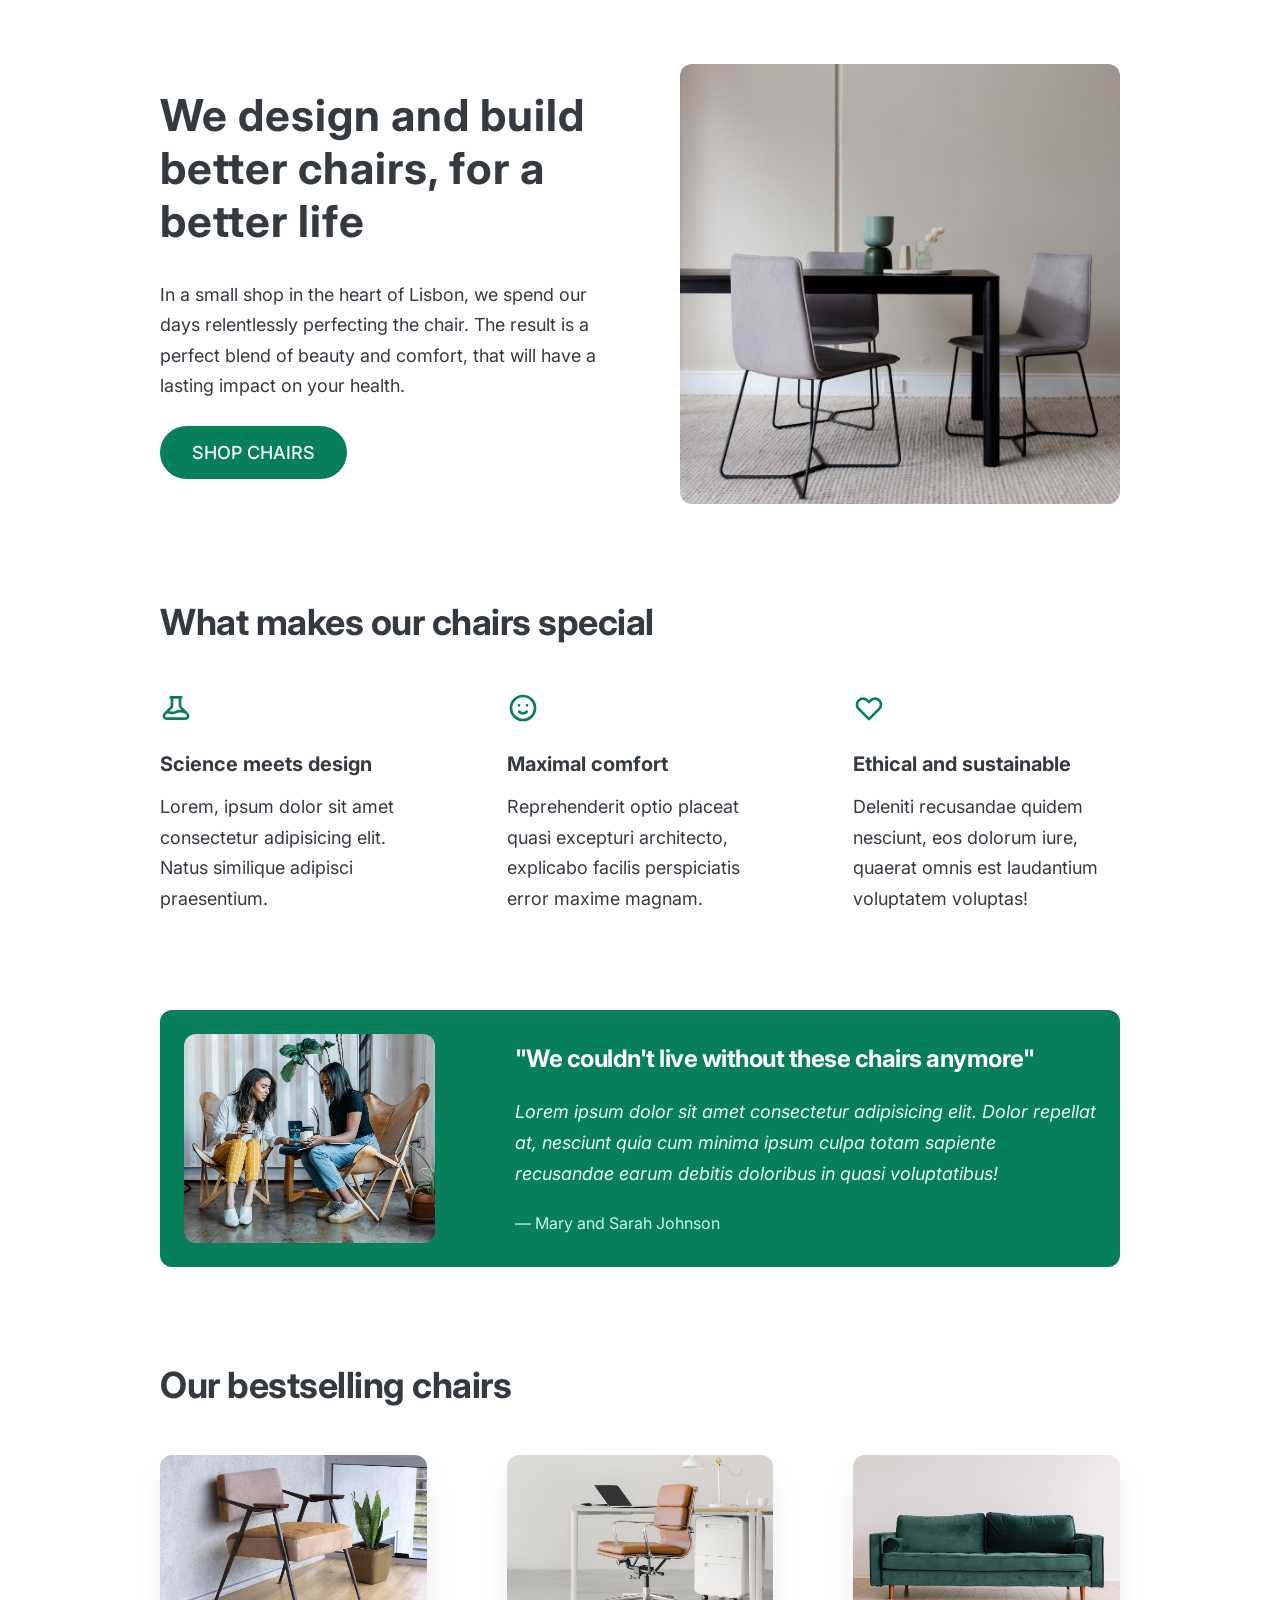
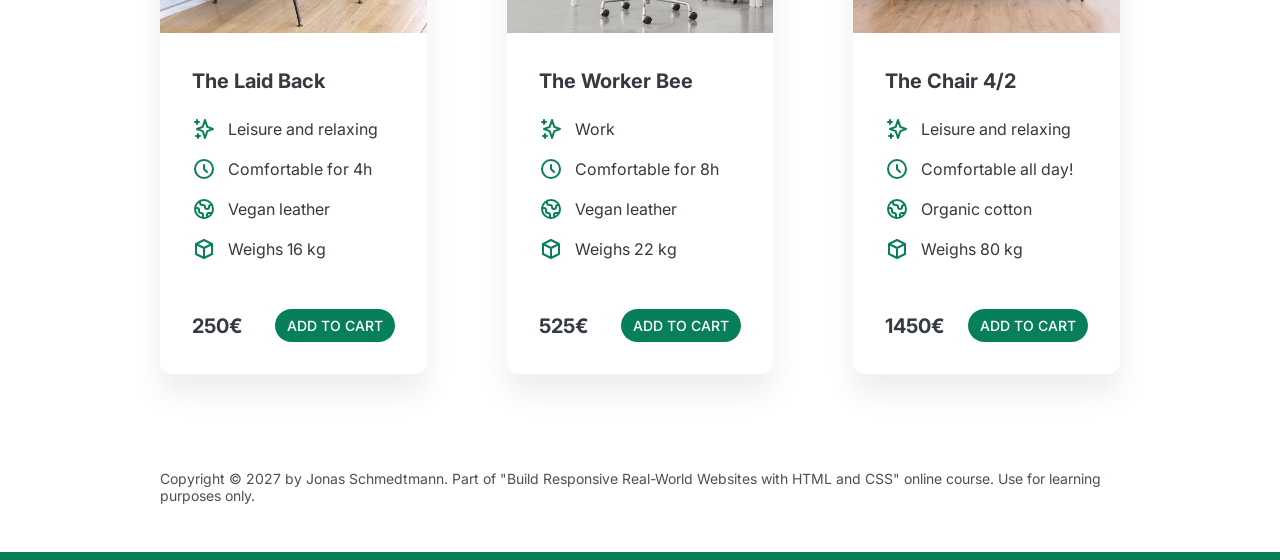
<file: index.html>
<!DOCTYPE html>
<html lang="en">
  <head>
    <meta charset="UTF-8" />
    <meta http-equiv="X-UA-Compatible" content="IE=edge" />
    <meta name="viewport" content="width=device-width, initial-scale=1.0" />
    <title>Lisbon Chair Shop</title>
    <link rel="preconnect" href="https://fonts.googleapis.com" />
    <link rel="preconnect" href="https://fonts.gstatic.com" crossorigin />
    <link
      href="https://fonts.googleapis.com/css2?family=Inter:wght@400;500;600;700;800;900&display=swap"
      rel="stylesheet"
    />
    <link rel="stylesheet" href="style.css" />
  </head>
  <body>
    <div class="container">
      <header>
        <div class="header-text-box">
          <h1>We design and build better chairs, for a better life</h1>
          <p class="header-text">
            In a small shop in the heart of Lisbon, we spend our days
            relentlessly perfecting the chair. The result is a perfect blend of
            beauty and comfort, that will have a lasting impact on your health.
          </p>
          <a class="btn btn--big" href="#">Shop chairs</a>
        </div>
        <img src="hero.jpg" alt="Photo" />
      </header>

      <section>
        <h2>What makes our chairs special</h2>
        <div class="grid-3-cols">
          <div>
            <svg
              xmlns="http://www.w3.org/2000/svg"
              class="features-icon"
              fill="none"
              viewBox="0 0 24 24"
              stroke="currentColor"
              stroke-width="2"
            >
              <path
                stroke-linecap="round"
                stroke-linejoin="round"
                d="M19.428 15.428a2 2 0 00-1.022-.547l-2.387-.477a6 6 0 00-3.86.517l-.318.158a6 6 0 01-3.86.517L6.05 15.21a2 2 0 00-1.806.547M8 4h8l-1 1v5.172a2 2 0 00.586 1.414l5 5c1.26 1.26.367 3.414-1.415 3.414H4.828c-1.782 0-2.674-2.154-1.414-3.414l5-5A2 2 0 009 10.172V5L8 4z"
              />
            </svg>
            <p class="features-title"><strong>Science meets design</strong></p>
            <p class="features-text">
              Lorem, ipsum dolor sit amet consectetur adipisicing elit. Natus
              similique adipisci praesentium.
            </p>
          </div>

          <div>
            <svg
              xmlns="http://www.w3.org/2000/svg"
              class="features-icon"
              fill="none"
              viewBox="0 0 24 24"
              stroke="currentColor"
              stroke-width="2"
            >
              <path
                stroke-linecap="round"
                stroke-linejoin="round"
                d="M14.828 14.828a4 4 0 01-5.656 0M9 10h.01M15 10h.01M21 12a9 9 0 11-18 0 9 9 0 0118 0z"
              />
            </svg>
            <p class="features-title">
              <strong>Maximal comfort</strong>
            </p>
            <p class="features-text">
              Reprehenderit optio placeat quasi excepturi architecto, explicabo
              facilis perspiciatis error maxime magnam.
            </p>
          </div>

          <div>
            <svg
              xmlns="http://www.w3.org/2000/svg"
              class="features-icon"
              fill="none"
              viewBox="0 0 24 24"
              stroke="currentColor"
              stroke-width="2"
            >
              <path
                stroke-linecap="round"
                stroke-linejoin="round"
                d="M4.318 6.318a4.5 4.5 0 000 6.364L12 20.364l7.682-7.682a4.5 4.5 0 00-6.364-6.364L12 7.636l-1.318-1.318a4.5 4.5 0 00-6.364 0z"
              />
            </svg>
            <p class="features-title">
              <strong>Ethical and sustainable</strong>
            </p>
            <p class="features-text">
              Deleniti recusandae quidem nesciunt, eos dolorum iure, quaerat
              omnis est laudantium voluptatem voluptas!
            </p>
          </div>
        </div>
      </section>

      <section class="testimonial-section">
        <div class="grid-3-cols">
          <img src="customers.jpg" alt="People sitting on chairs" />
          <div class="testimonial-box">
            <h2>"We couldn't live without these chairs anymore"</h2>
            <blockquote class="testimonial-text">
              Lorem ipsum dolor sit amet consectetur adipisicing elit. Dolor
              repellat at, nesciunt quia cum minima ipsum culpa totam sapiente
              recusandae earum debitis doloribus in quasi voluptatibus!
            </blockquote>
            <p class="testimonial-author">&mdash; Mary and Sarah Johnson</p>
          </div>
        </div>
      </section>

      <section>
        <h2>Our bestselling chairs</h2>
        <div class="grid-3-cols">
          <figure class="chair">
            <img src="chair-1.jpg" alt="Chair" />
            <div class="chair-box">
              <h3>The Laid Back</h3>
              <ul class="chair-details">
                <li>
                  <svg
                    xmlns="http://www.w3.org/2000/svg"
                    class="chair-icon"
                    fill="none"
                    viewBox="0 0 24 24"
                    stroke="currentColor"
                    stroke-width="2"
                  >
                    <path
                      stroke-linecap="round"
                      stroke-linejoin="round"
                      d="M5 3v4M3 5h4M6 17v4m-2-2h4m5-16l2.286 6.857L21 12l-5.714 2.143L13 21l-2.286-6.857L5 12l5.714-2.143L13 3z"
                    />
                  </svg>
                  <!-- Span is a generic INLINE text element, it doesn't have any meaning. It's like a div element, but inline -->
                  <span>Leisure and relaxing</span>
                </li>
                <li>
                  <svg
                    xmlns="http://www.w3.org/2000/svg"
                    class="chair-icon"
                    fill="none"
                    viewBox="0 0 24 24"
                    stroke="currentColor"
                    stroke-width="2"
                  >
                    <path
                      stroke-linecap="round"
                      stroke-linejoin="round"
                      d="M12 8v4l3 3m6-3a9 9 0 11-18 0 9 9 0 0118 0z"
                    />
                  </svg>
                  <span>Comfortable for 4h</span>
                </li>
                <li>
                  <svg
                    xmlns="http://www.w3.org/2000/svg"
                    class="chair-icon"
                    fill="none"
                    viewBox="0 0 24 24"
                    stroke="currentColor"
                    stroke-width="2"
                  >
                    <path
                      stroke-linecap="round"
                      stroke-linejoin="round"
                      d="M3.055 11H5a2 2 0 012 2v1a2 2 0 002 2 2 2 0 012 2v2.945M8 3.935V5.5A2.5 2.5 0 0010.5 8h.5a2 2 0 012 2 2 2 0 104 0 2 2 0 012-2h1.064M15 20.488V18a2 2 0 012-2h3.064M21 12a9 9 0 11-18 0 9 9 0 0118 0z"
                    />
                  </svg>
                  <span>Vegan leather</span>
                </li>
                <li>
                  <svg
                    xmlns="http://www.w3.org/2000/svg"
                    class="chair-icon"
                    fill="none"
                    viewBox="0 0 24 24"
                    stroke="currentColor"
                    stroke-width="2"
                  >
                    <path
                      stroke-linecap="round"
                      stroke-linejoin="round"
                      d="M20 7l-8-4-8 4m16 0l-8 4m8-4v10l-8 4m0-10L4 7m8 4v10M4 7v10l8 4"
                    />
                  </svg>
                  <span>Weighs 16 kg</span>
                </li>
              </ul>
              <div class="chair-price">
                <strong>250€</strong>
                <a href="#" class="btn btn--small">Add to cart</a>
              </div>
            </div>
          </figure>

          <figure class="chair">
            <img src="chair-2.jpg" alt="Chair" />
            <div class="chair-box">
              <h3>The Worker Bee</h3>
              <ul class="chair-details">
                <li>
                  <svg
                    xmlns="http://www.w3.org/2000/svg"
                    class="chair-icon"
                    fill="none"
                    viewBox="0 0 24 24"
                    stroke="currentColor"
                    stroke-width="2"
                  >
                    <path
                      stroke-linecap="round"
                      stroke-linejoin="round"
                      d="M5 3v4M3 5h4M6 17v4m-2-2h4m5-16l2.286 6.857L21 12l-5.714 2.143L13 21l-2.286-6.857L5 12l5.714-2.143L13 3z"
                    />
                  </svg>
                  <span>Work</span>
                </li>
                <li>
                  <svg
                    xmlns="http://www.w3.org/2000/svg"
                    class="chair-icon"
                    fill="none"
                    viewBox="0 0 24 24"
                    stroke="currentColor"
                    stroke-width="2"
                  >
                    <path
                      stroke-linecap="round"
                      stroke-linejoin="round"
                      d="M12 8v4l3 3m6-3a9 9 0 11-18 0 9 9 0 0118 0z"
                    />
                  </svg>
                  <span>Comfortable for 8h</span>
                </li>
                <li>
                  <svg
                    xmlns="http://www.w3.org/2000/svg"
                    class="chair-icon"
                    fill="none"
                    viewBox="0 0 24 24"
                    stroke="currentColor"
                    stroke-width="2"
                  >
                    <path
                      stroke-linecap="round"
                      stroke-linejoin="round"
                      d="M3.055 11H5a2 2 0 012 2v1a2 2 0 002 2 2 2 0 012 2v2.945M8 3.935V5.5A2.5 2.5 0 0010.5 8h.5a2 2 0 012 2 2 2 0 104 0 2 2 0 012-2h1.064M15 20.488V18a2 2 0 012-2h3.064M21 12a9 9 0 11-18 0 9 9 0 0118 0z"
                    />
                  </svg>
                  <span>Vegan leather</span>
                </li>
                <li>
                  <svg
                    xmlns="http://www.w3.org/2000/svg"
                    class="chair-icon"
                    fill="none"
                    viewBox="0 0 24 24"
                    stroke="currentColor"
                    stroke-width="2"
                  >
                    <path
                      stroke-linecap="round"
                      stroke-linejoin="round"
                      d="M20 7l-8-4-8 4m16 0l-8 4m8-4v10l-8 4m0-10L4 7m8 4v10M4 7v10l8 4"
                    />
                  </svg>
                  <span>Weighs 22 kg</span>
                </li>
              </ul>
              <div class="chair-price">
                <strong>525€</strong>
                <a href="#" class="btn btn--small">Add to cart</a>
              </div>
            </div>
          </figure>

          <figure class="chair">
            <img src="chair-3.jpg" alt="Chair" />
            <div class="chair-box">
              <h3>The Chair 4/2</h3>
              <ul class="chair-details">
                <li>
                  <svg
                    xmlns="http://www.w3.org/2000/svg"
                    class="chair-icon"
                    fill="none"
                    viewBox="0 0 24 24"
                    stroke="currentColor"
                    stroke-width="2"
                  >
                    <path
                      stroke-linecap="round"
                      stroke-linejoin="round"
                      d="M5 3v4M3 5h4M6 17v4m-2-2h4m5-16l2.286 6.857L21 12l-5.714 2.143L13 21l-2.286-6.857L5 12l5.714-2.143L13 3z"
                    />
                  </svg>
                  <span>Leisure and relaxing</span>
                </li>
                <li>
                  <svg
                    xmlns="http://www.w3.org/2000/svg"
                    class="chair-icon"
                    fill="none"
                    viewBox="0 0 24 24"
                    stroke="currentColor"
                    stroke-width="2"
                  >
                    <path
                      stroke-linecap="round"
                      stroke-linejoin="round"
                      d="M12 8v4l3 3m6-3a9 9 0 11-18 0 9 9 0 0118 0z"
                    />
                  </svg>
                  <span>Comfortable all day!</span>
                </li>
                <li>
                  <svg
                    xmlns="http://www.w3.org/2000/svg"
                    class="chair-icon"
                    fill="none"
                    viewBox="0 0 24 24"
                    stroke="currentColor"
                    stroke-width="2"
                  >
                    <path
                      stroke-linecap="round"
                      stroke-linejoin="round"
                      d="M3.055 11H5a2 2 0 012 2v1a2 2 0 002 2 2 2 0 012 2v2.945M8 3.935V5.5A2.5 2.5 0 0010.5 8h.5a2 2 0 012 2 2 2 0 104 0 2 2 0 012-2h1.064M15 20.488V18a2 2 0 012-2h3.064M21 12a9 9 0 11-18 0 9 9 0 0118 0z"
                    />
                  </svg>
                  <span>Organic cotton</span>
                </li>
                <li>
                  <svg
                    xmlns="http://www.w3.org/2000/svg"
                    class="chair-icon"
                    fill="none"
                    viewBox="0 0 24 24"
                    stroke="currentColor"
                    stroke-width="2"
                  >
                    <path
                      stroke-linecap="round"
                      stroke-linejoin="round"
                      d="M20 7l-8-4-8 4m16 0l-8 4m8-4v10l-8 4m0-10L4 7m8 4v10M4 7v10l8 4"
                    />
                  </svg>
                  <span>Weighs 80 kg</span>
                </li>
              </ul>
              <div class="chair-price">
                <strong>1450€</strong>
                <a href="#" class="btn btn--small">Add to cart</a>
              </div>
            </div>
          </figure>
        </div>
      </section>

      <footer>
        Copyright &copy; 2027 by Jonas Schmedtmann. Part of "Build Responsive
        Real-World Websites with HTML and CSS" online course. Use for learning
        purposes only.
      </footer>
    </div>
  </body>
</html>
</file>
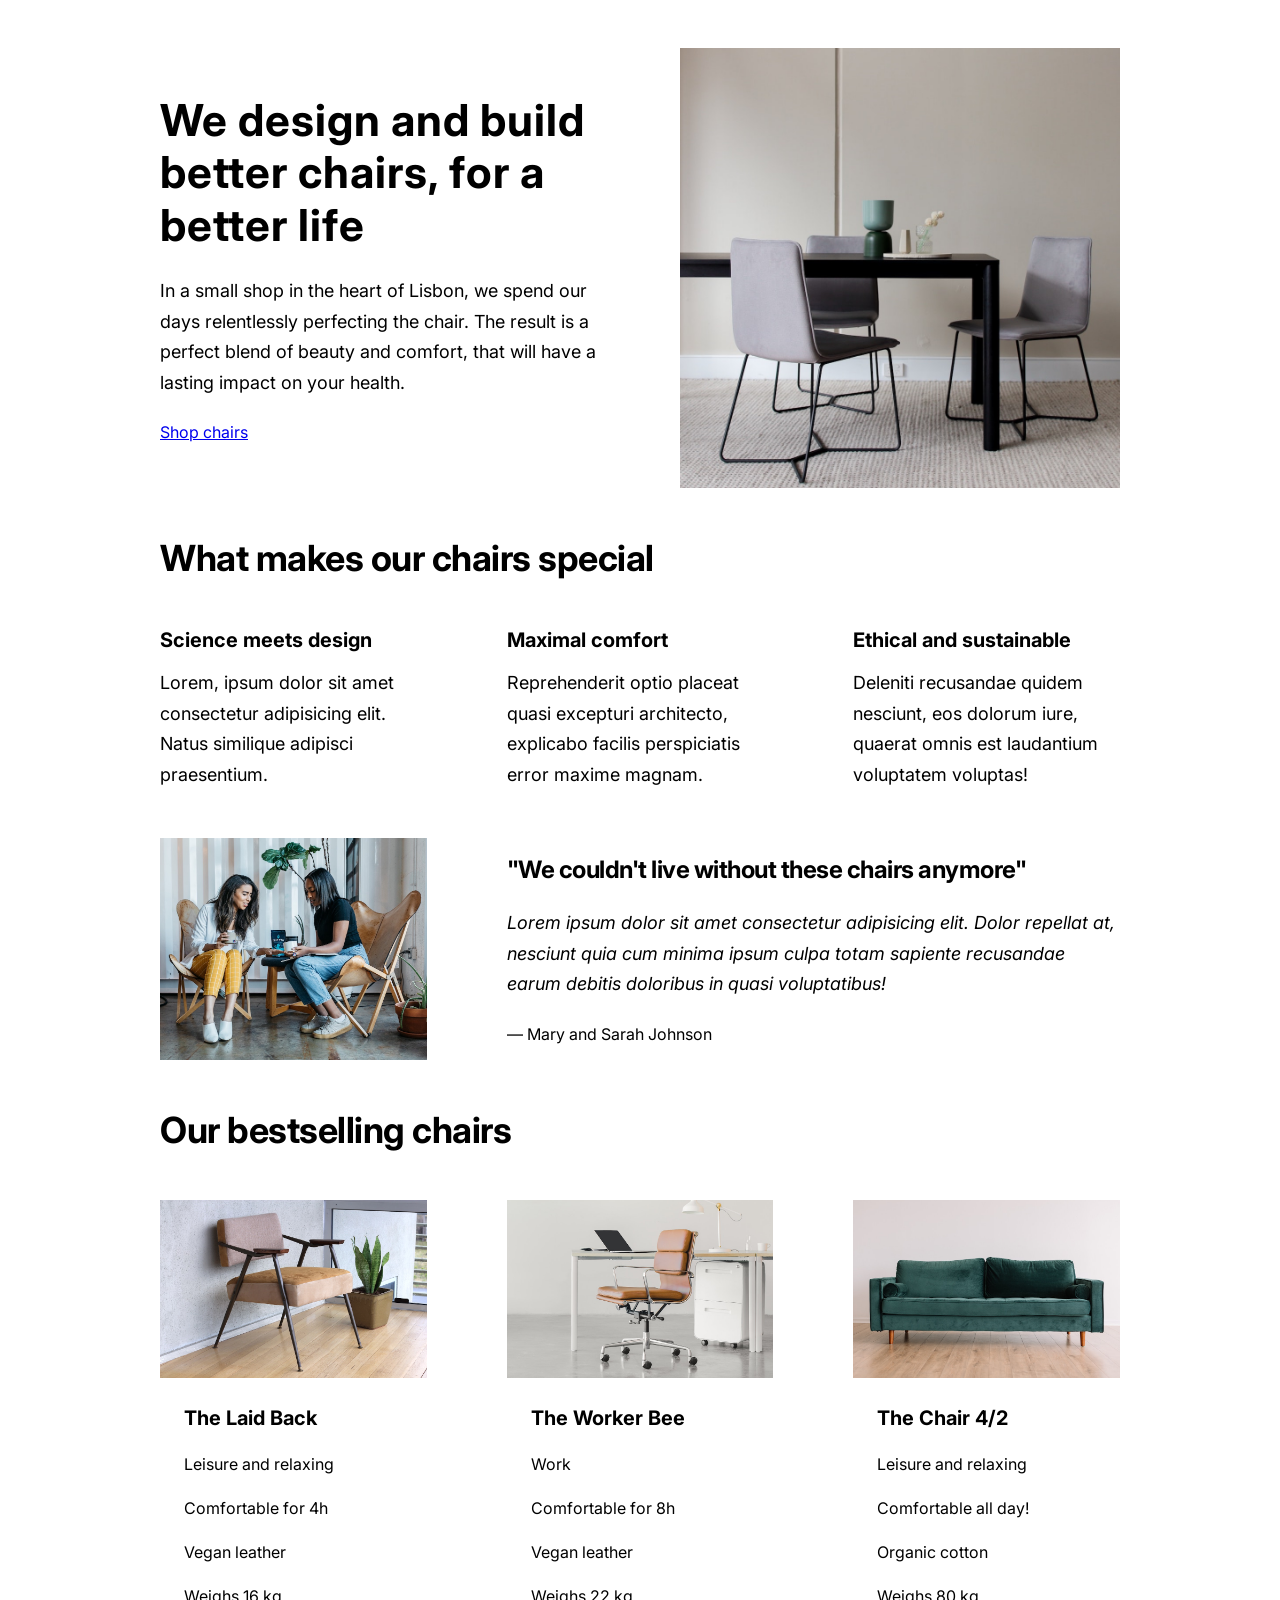
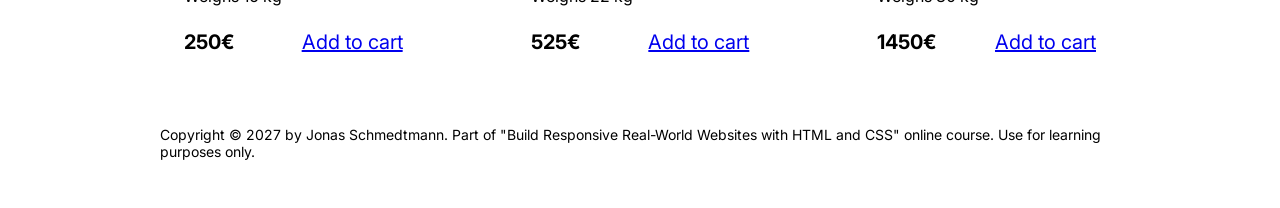
<file: 05-Design/index.html>
<!DOCTYPE html>
<html lang="en">
  <head>
    <meta charset="UTF-8" />
    <meta http-equiv="X-UA-Compatible" content="IE=edge" />
    <meta name="viewport" content="width=device-width, initial-scale=1.0" />
    <title>Lisbon Chair Shop</title>
    <link rel="preconnect" href="https://fonts.googleapis.com" />
    <link rel="preconnect" href="https://fonts.gstatic.com" crossorigin />
    <link
      href="https://fonts.googleapis.com/css2?family=Inter:wght@400;500;600;700;800;900&display=swap"
      rel="stylesheet"
    />
    <link rel="stylesheet" href="style.css" />
  </head>
  <body>
    <div class="container">
      <header>
        <div class="header-text-box">
          <h1>We design and build better chairs, for a better life</h1>
          <p class="header-text">
            In a small shop in the heart of Lisbon, we spend our days
            relentlessly perfecting the chair. The result is a perfect blend of
            beauty and comfort, that will have a lasting impact on your health.
          </p>
          <a class="btn btn--big" href="#">Shop chairs</a>
        </div>
        <img src="hero.jpg" alt="Photo" />
      </header>

      <section>
        <h2>What makes our chairs special</h2>
        <div class="grid-3-cols">
          <div>
            <p class="features-title"><strong>Science meets design</strong></p>
            <p class="features-text">
              Lorem, ipsum dolor sit amet consectetur adipisicing elit. Natus
              similique adipisci praesentium.
            </p>
          </div>

          <div>
            <p class="features-title">
              <strong>Maximal comfort</strong>
            </p>
            <p class="features-text">
              Reprehenderit optio placeat quasi excepturi architecto, explicabo
              facilis perspiciatis error maxime magnam.
            </p>
          </div>

          <div>
            <p class="features-title">
              <strong>Ethical and sustainable</strong>
            </p>
            <p class="features-text">
              Deleniti recusandae quidem nesciunt, eos dolorum iure, quaerat
              omnis est laudantium voluptatem voluptas!
            </p>
          </div>
        </div>
      </section>

      <section class="testimonial-section">
        <div class="grid-3-cols">
          <img src="customers.jpg" alt="People sitting on chairs" />
          <div class="testimonial-box">
            <h2>"We couldn't live without these chairs anymore"</h2>
            <blockquote class="testimonial-text">
              Lorem ipsum dolor sit amet consectetur adipisicing elit. Dolor
              repellat at, nesciunt quia cum minima ipsum culpa totam sapiente
              recusandae earum debitis doloribus in quasi voluptatibus!
            </blockquote>
            <p class="testimonial-author">&mdash; Mary and Sarah Johnson</p>
          </div>
        </div>
      </section>

      <section>
        <h2>Our bestselling chairs</h2>
        <div class="grid-3-cols">
          <figure class="chair">
            <img src="chair-1.jpg" alt="Chair" />
            <div class="chair-box">
              <h3>The Laid Back</h3>
              <ul class="chair-details">
                <li>
                  <!-- Span is a generic INLINE text element, it doesn't have any meaning. It's like a div element, but inline -->
                  <span>Leisure and relaxing</span>
                </li>
                <li>
                  <span>Comfortable for 4h</span>
                </li>
                <li>
                  <span>Vegan leather</span>
                </li>
                <li>
                  <span>Weighs 16 kg</span>
                </li>
              </ul>
              <div class="chair-price">
                <strong>250€</strong>
                <a href="#" class="btn btn--small">Add to cart</a>
              </div>
            </div>
          </figure>

          <figure class="chair">
            <img src="chair-2.jpg" alt="Chair" />
            <div class="chair-box">
              <h3>The Worker Bee</h3>
              <ul class="chair-details">
                <li>
                  <span>Work</span>
                </li>
                <li>
                  <span>Comfortable for 8h</span>
                </li>
                <li>
                  <span>Vegan leather</span>
                </li>
                <li>
                  <span>Weighs 22 kg</span>
                </li>
              </ul>
              <div class="chair-price">
                <strong>525€</strong>
                <a href="#" class="btn btn--small">Add to cart</a>
              </div>
            </div>
          </figure>

          <figure class="chair">
            <img src="chair-3.jpg" alt="Chair" />
            <div class="chair-box">
              <h3>The Chair 4/2</h3>
              <ul class="chair-details">
                <li>
                  <span>Leisure and relaxing</span>
                </li>
                <li>
                  <span>Comfortable all day!</span>
                </li>
                <li>
                  <span>Organic cotton</span>
                </li>
                <li>
                  <span>Weighs 80 kg</span>
                </li>
              </ul>
              <div class="chair-price">
                <strong>1450€</strong>
                <a href="#" class="btn btn--small">Add to cart</a>
              </div>
            </div>
          </figure>
        </div>
      </section>

      <footer>
        Copyright &copy; 2027 by Jonas Schmedtmann. Part of "Build Responsive
        Real-World Websites with HTML and CSS" online course. Use for learning
        purposes only.
      </footer>
    </div>
  </body>
</html>
</file>
<file: style.css>
/*
SPACING SYSTEM (px)
2 / 4 / 8 / 12 / 16 / 24 / 32 / 48 / 64 / 80 / 96 / 128

FONT SIZE SYSTEM (px)
10 / 12 / 14 / 16 / 18 / 20 / 24 / 30 / 36 / 44 / 52 / 62 / 74 / 86 / 98
*/

* {
  margin: 0;
  padding: 0;
  box-sizing: border-box;
}
/* 
MAIN COLOR: #087f5b
GREY COLOR: #343a40 */

/* ------------------------ */
/* GENERAL STYLES */
/* ------------------------ */
body {
  font-family: "Inter", sans-serif;
  color: #343a40;
  border-bottom: 8px solid #087f5b;
}

.container {
  width: 960px;
  margin: 0 auto;
}

header,
section {
  margin-bottom: 96px;
}

h2 {
  margin-bottom: 48px;
  font-size: 36px;
  letter-spacing: -0.5px;
}

.btn:link,
.btn:visited {
  background-color: #087f5b;
  text-decoration: none;
  text-transform: uppercase;
  font-weight: 500;
  color: #fff;
  display: inline-block;
  border-radius: 100px;
}

.btn:hover,
.btn:active {
  background-color: #099268;
}

.btn--big {
  font-size: 18px;
  padding: 16px 32px;
  border-radius: 12px;
}

.btn--small {
  font-size: 14px;
  padding: 8px 12px;
}

.grid-3-cols {
  display: grid;
  grid-template-columns: repeat(3, 1fr);
  column-gap: 80px;
}

/* ------------------------ */
/* COMPONENT STYLES */
/* ------------------------ */

/* HEADER */
header {
  display: grid;
  grid-template-columns: repeat(2, 1fr);
  column-gap: 80px;
  margin-top: 64px;
}

.header-text-box {
  align-self: center;
}

h1 {
  margin-bottom: 32px;
  font-size: 44px;
  line-height: 1.2;
  letter-spacing: 1px;
}

.header-text {
  margin-bottom: 24px;
  font-size: 18px;
  line-height: 1.7;
  /* letter-spacing: 1.5px; */
}

img {
  width: 100%;
  border-radius: 12px;
}

/* FEATURES */
.features-icon {
  stroke: #087f5b;
  width: 32px;
  height: 32px;
  margin-bottom: 24px;
}

.features-title {
  margin-bottom: 16px;
  font-size: 20px;
}

.features-text {
  font-size: 18px;
  line-height: 1.7;
}

/* TESTIMONIAL */
.testimonial-section {
  background-color: #087f5b;
  color: #fff;
  padding: 24px;
  border-radius: 12px;
}

.testimonial-box {
  grid-column: 2 / -1;
  align-self: center;
}

.testimonial-box h2 {
  margin-bottom: 24px;
  font-size: 24px;
}

.testimonial-text {
  font-style: italic;
  margin-bottom: 24px;
  font-size: 18px;
  line-height: 1.7;
  color: #e6fcf5;
}
.testimonial-author {
  color: #c3fae8;
}

/* CHAIRS */

.chair {
  box-shadow: 0px 20px 30px rgba(0, 0, 0, 0.07);
  border-radius: 12px;
}

.chair img {
  border-bottom-left-radius: 0px;
  border-bottom-right-radius: 0px;
}
.chair-box {
  padding: 32px;
}

h3 {
  margin-bottom: 24px;
  font-size: 20px;
}

.chair-details {
  list-style: none;
  margin-bottom: 48px;
}

.chair-details li {
  display: flex;
  align-items: center;
  gap: 12px;
  margin-bottom: 16px;
}

.chair-details li:last-child {
  margin-bottom: 0;
}

.chair-icon {
  stroke: #087f5b;
  width: 24px;
  height: 24px;
}

.chair-price {
  display: flex;
  justify-content: space-between;
  font-size: 20px;
  align-items: center;
}

footer {
  margin-bottom: 48px;
  font-size: 14px;
  color: #495057;
}
</file>
<file: 05-Design/style.css>
/*
SPACING SYSTEM (px)
2 / 4 / 8 / 12 / 16 / 24 / 32 / 48 / 64 / 80 / 96 / 128

FONT SIZE SYSTEM (px)
10 / 12 / 14 / 16 / 18 / 20 / 24 / 30 / 36 / 44 / 52 / 62 / 74 / 86 / 98
*/

* {
  margin: 0;
  padding: 0;
  box-sizing: border-box;
}

/* ------------------------ */
/* GENERAL STYLES */
/* ------------------------ */
body {
  font-family: "Inter", sans-serif;
}

.container {
  width: 960px;
  margin: 0 auto;
}

header,
section {
  margin-bottom: 48px;
}

h2 {
  margin-bottom: 48px;
  font-size: 36px;
  letter-spacing: -0.5px;
}

.grid-3-cols {
  display: grid;
  grid-template-columns: repeat(3, 1fr);
  column-gap: 80px;
}

/* ------------------------ */
/* COMPONENT STYLES */
/* ------------------------ */

/* HEADER */
header {
  display: grid;
  grid-template-columns: repeat(2, 1fr);
  column-gap: 80px;
  margin-top: 48px;
}

.header-text-box {
  align-self: center;
}

h1 {
  margin-bottom: 24px;
  font-size: 44px;
  line-height: 1.2;
  letter-spacing: 1px;
}

.header-text {
  margin-bottom: 24px;
  font-size: 18px;
  line-height: 1.7;
  /* letter-spacing: 1.5px; */
}

img {
  width: 100%;
}

/* FEATURES */
.features-icon {
}

.features-title {
  margin-bottom: 16px;
  font-size: 20px;
}

.features-text {
  font-size: 18px;
  line-height: 1.7;
}

/* TESTIMONIAL */
.testimonial-section {
}

.testimonial-box {
  grid-column: 2 / -1;
  align-self: center;
}

.testimonial-box h2 {
  margin-bottom: 24px;
  font-size: 24px;
}

.testimonial-text {
  font-style: italic;
  margin-bottom: 24px;
  font-size: 18px;
  line-height: 1.7;
}

/* CHAIRS */
.chair-box {
  padding: 24px;
}

h3 {
  margin-bottom: 24px;
  font-size: 20px;
}

.chair-details {
  list-style: none;
  margin-bottom: 24px;
}

.chair-details li {
  display: flex;
  align-items: center;
  gap: 12px;
  margin-bottom: 24px;
}

.chair-details li:last-child {
  margin-bottom: 0;
}

.chair-icon {
}

.chair-price {
  display: flex;
  justify-content: space-between;
  font-size: 20px;
}

footer {
  margin-bottom: 48px;
  font-size: 14px;
}
</file>
